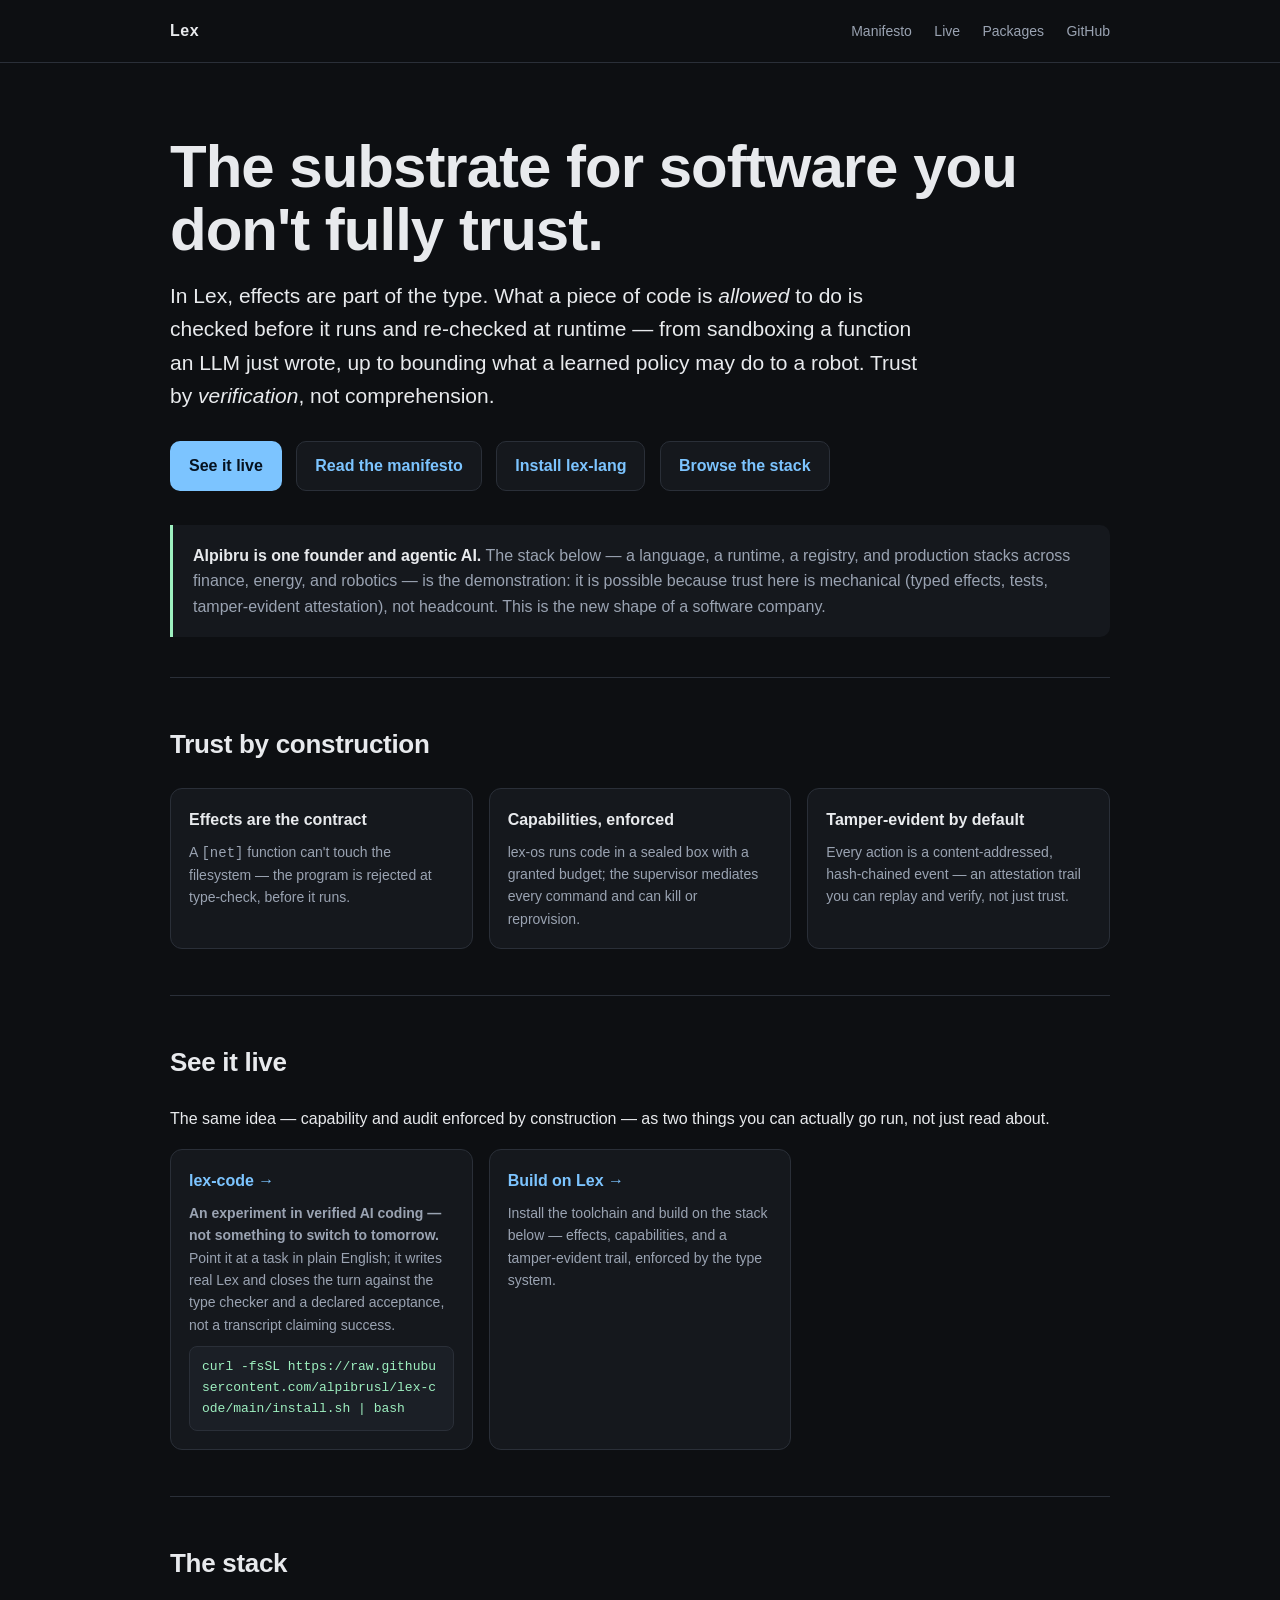
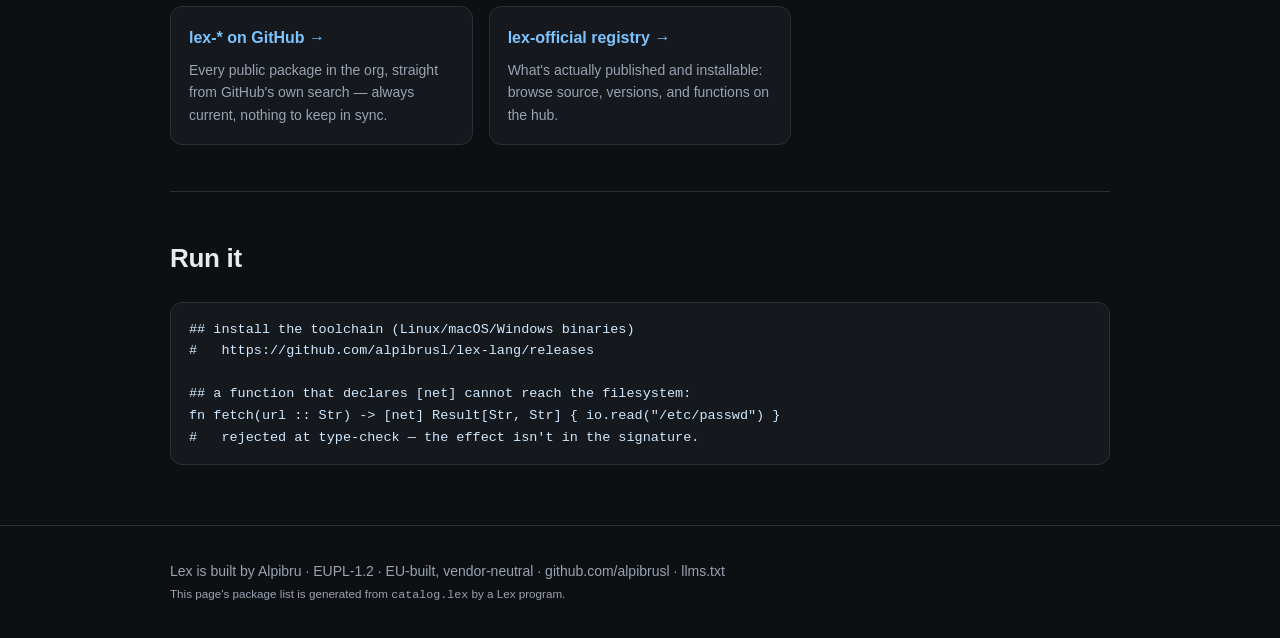
<file: index.html>
<!doctype html>
<html lang="en">
<head>
<meta charset="utf-8">
<meta name="viewport" content="width=device-width, initial-scale=1">
<title>Lex — the substrate for software you don't fully trust</title>
<meta name="description" content="Lex is an effect-typed substrate: what code is allowed to do is checked before it runs and re-checked at runtime — from sandboxing LLM-written code to bounding what a learned policy may do to a robot.">
<link rel="canonical" href="https://lexlang.org/">
<link rel="icon" href="/favicon.ico" sizes="any">
<meta property="og:title" content="Lex — the substrate for software you don't fully trust">
<meta property="og:description" content="Effects are part of the type. Trust by verification, not comprehension.">
<meta property="og:type" content="website">
<meta property="og:url" content="https://lexlang.org/">
<style>
  :root{
    --bg:#0d0f12; --surface:#15181d; --surface2:#1b1f26; --line:#2a2f38;
    --fg:#e8eaed; --muted:#9aa3b2; --accent:#7cc4ff; --accent2:#9ef0c0;
    --run:#9ef0c0; --beta:#ffd479; --alpha:#c6b3ff;
  }
  *{box-sizing:border-box}
  html{scroll-behavior:smooth}
  body{margin:0;background:var(--bg);color:var(--fg);
    font:16px/1.6 -apple-system,BlinkMacSystemFont,"Segoe UI",Roboto,Helvetica,Arial,sans-serif;
    -webkit-font-smoothing:antialiased}
  a{color:var(--accent);text-decoration:none}
  a:hover{text-decoration:underline}
  .wrap{max-width:980px;margin:0 auto;padding:0 20px}
  code,.mono{font-family:ui-monospace,SFMono-Regular,Menlo,Consolas,monospace}
  header{padding:18px 0;border-bottom:1px solid var(--line)}
  header .wrap{display:flex;align-items:center;justify-content:space-between;gap:16px}
  .brand{font-weight:700;letter-spacing:.5px}
  nav a{color:var(--muted);margin-left:18px;font-size:14px}
  .hero{padding:72px 0 40px}
  .hero h1{font-size:clamp(34px,6vw,60px);line-height:1.05;margin:0 0 18px;letter-spacing:-1px}
  .hero p.lead{font-size:clamp(17px,2.4vw,21px);color:var(--fg);max-width:760px;margin:0 0 22px}
  .cta a{display:inline-block;margin:6px 10px 6px 0;padding:11px 18px;border-radius:10px;
    border:1px solid var(--line);background:var(--surface);font-weight:600}
  .cta a.primary{background:var(--accent);color:#06121f;border-color:transparent}
  .solo{margin:28px 0 0;padding:18px 20px;border-left:3px solid var(--accent2);
    background:var(--surface);border-radius:0 10px 10px 0;color:var(--muted)}
  .solo b{color:var(--fg)}
  section.block{padding:46px 0;border-top:1px solid var(--line)}
  h2{font-size:26px;margin:0 0 22px;letter-spacing:-.3px}
  .pillars{display:grid;grid-template-columns:repeat(3,1fr);gap:16px}
  .pillar{background:var(--surface);border:1px solid var(--line);border-radius:12px;padding:18px}
  .pillar h3{margin:0 0 8px;font-size:16px}
  .pillar p{margin:0;color:var(--muted);font-size:14px}
  pre{background:var(--surface);border:1px solid var(--line);border-radius:12px;
    padding:16px 18px;overflow:auto;font-size:13.5px;color:#cfe8ff}
  .layer{margin:0 0 26px}
  .layer h3{font-size:15px;color:var(--muted);text-transform:uppercase;letter-spacing:.6px;
    font-weight:600;margin:0 0 12px;border-bottom:1px solid var(--line);padding-bottom:6px}
  ul.pkgs{list-style:none;margin:0;padding:0;display:grid;grid-template-columns:repeat(2,1fr);gap:10px}
  ul.pkgs li{background:var(--surface);border:1px solid var(--line);border-radius:10px;padding:12px 14px}
  ul.pkgs li a{font-weight:600}
  ul.pkgs li p{margin:6px 0 0;color:var(--muted);font-size:13px}
  .st{font-size:11px;font-weight:700;text-transform:uppercase;letter-spacing:.5px;
    margin-left:8px;padding:1px 7px;border-radius:20px;vertical-align:middle}
  .st-runnable{background:rgba(158,240,192,.14);color:var(--run)}
  .st-beta{background:rgba(255,212,121,.14);color:var(--beta)}
  .st-alpha{background:rgba(198,179,255,.14);color:var(--alpha)}
  footer{border-top:1px solid var(--line);padding:34px 0;color:var(--muted);font-size:14px}
  footer a{color:var(--muted)}
  @media(max-width:680px){.pillars{grid-template-columns:1fr}ul.pkgs{grid-template-columns:1fr}}
</style>
</head>
<body>
<header><div class="wrap">
  <span class="brand">Lex</span>
  <nav>
    <a href="/manifesto">Manifesto</a>
    <a href="#live">Live</a>
    <a href="#packages">Packages</a>
    <a href="https://github.com/alpibrusl">GitHub</a>
  </nav>
</div></header>

<main class="wrap">
  <section class="hero">
    <h1>The substrate for software you don't&nbsp;fully&nbsp;trust.</h1>
    <p class="lead">In Lex, effects are part of the type. What a piece of code is <em>allowed</em> to
    do is checked before it runs and re-checked at runtime — from sandboxing a function an LLM just
    wrote, up to bounding what a learned policy may do to a robot. Trust by <em>verification</em>, not
    comprehension.</p>
    <div class="cta">
      <a class="primary" href="#live">See it live</a>
      <a href="/manifesto">Read the manifesto</a>
      <a href="https://github.com/alpibrusl/lex-lang/releases">Install lex-lang</a>
      <a href="#packages">Browse the stack</a>
    </div>
    <p class="solo"><b>Alpibru is one founder and agentic AI.</b> The stack below — a language, a
    runtime, a registry, and production stacks across finance, energy, and robotics — is the
    demonstration: it is possible because trust here is mechanical (typed effects, tests,
    tamper-evident attestation), not headcount. This is the new shape of a software company.</p>
  </section>

  <section class="block">
    <h2>Trust by construction</h2>
    <div class="pillars">
      <div class="pillar"><h3>Effects are the contract</h3><p>A <code>[net]</code> function can't
        touch the filesystem — the program is rejected at type-check, before it runs.</p></div>
      <div class="pillar"><h3>Capabilities, enforced</h3><p>lex-os runs code in a sealed box with a
        granted budget; the supervisor mediates every command and can kill or reprovision.</p></div>
      <div class="pillar"><h3>Tamper-evident by default</h3><p>Every action is a content-addressed,
        hash-chained event — an attestation trail you can replay and verify, not just trust.</p></div>
    </div>
  </section>

  <section class="block" id="live">
    <h2>See it live</h2>
    <p class="lead" style="margin-bottom:18px">The same idea — capability and audit enforced by
    construction — as two things you can actually go run, not just read about.</p>
    <div class="pillars">
      <a class="pillar" style="text-decoration:none;display:block" href="https://github.com/alpibrusl/lex-code">
        <h3>lex-code &rarr;</h3><p><b>An experiment in verified AI coding — not something to
        switch to tomorrow.</b> Point it at a task in plain English; it writes real Lex and
        closes the turn against the type checker and a declared acceptance, not a transcript
        claiming success.</p>
        <code style="display:block;margin-top:10px;padding:10px 12px;font-size:13px;word-break:break-all;background:var(--surface2);border:1px solid var(--line);border-radius:8px;color:var(--accent2);">curl -fsSL https://raw.githubusercontent.com/alpibrusl/lex-code/main/install.sh | bash</code></a>
      <a class="pillar" style="text-decoration:none;display:block" href="https://github.com/alpibrusl/lex-lang/releases">
        <h3>Build on Lex &rarr;</h3><p>Install the toolchain and build on the stack below —
        effects, capabilities, and a tamper-evident trail, enforced by the type system.</p></a>
    </div>
  </section>

  <section class="block" id="packages">
    <h2>The stack</h2>
<!-- packages:start -->
  <div class="pillars">
    <a class="pillar" style="text-decoration:none;display:block" href="https://github.com/orgs/alpibrusl/repositories?q=lex-&type=public">
      <h3>lex-* on GitHub &rarr;</h3><p>Every public package in the org, straight from GitHub's own search — always current, nothing to keep in sync.</p></a>
    <a class="pillar" style="text-decoration:none;display:block" href="https://console.lexlang.org/#/lex-official">
      <h3>lex-official registry &rarr;</h3><p>What's actually published and installable: browse source, versions, and functions on the hub.</p></a>
  </div>
<!-- packages:end -->
  </section>

  <section class="block">
    <h2>Run it</h2>
    <pre><code>## install the toolchain (Linux/macOS/Windows binaries)
#   https://github.com/alpibrusl/lex-lang/releases

## a function that declares [net] cannot reach the filesystem:
fn fetch(url :: Str) -> [net] Result[Str, Str] { io.read("/etc/passwd") }
#   rejected at type-check — the effect isn't in the signature.</code></pre>
  </section>
</main>

<footer><div class="wrap">
  Lex is built by <a href="https://alpibru.com">Alpibru</a> · EUPL-1.2 · EU-built, vendor-neutral ·
  <a href="https://github.com/alpibrusl">github.com/alpibrusl</a> ·
  <a href="/llms.txt">llms.txt</a>
  <br><small>This page's package list is generated from <code>catalog.lex</code> by a Lex program.</small>
</div></footer>
</body>
</html>
</file>
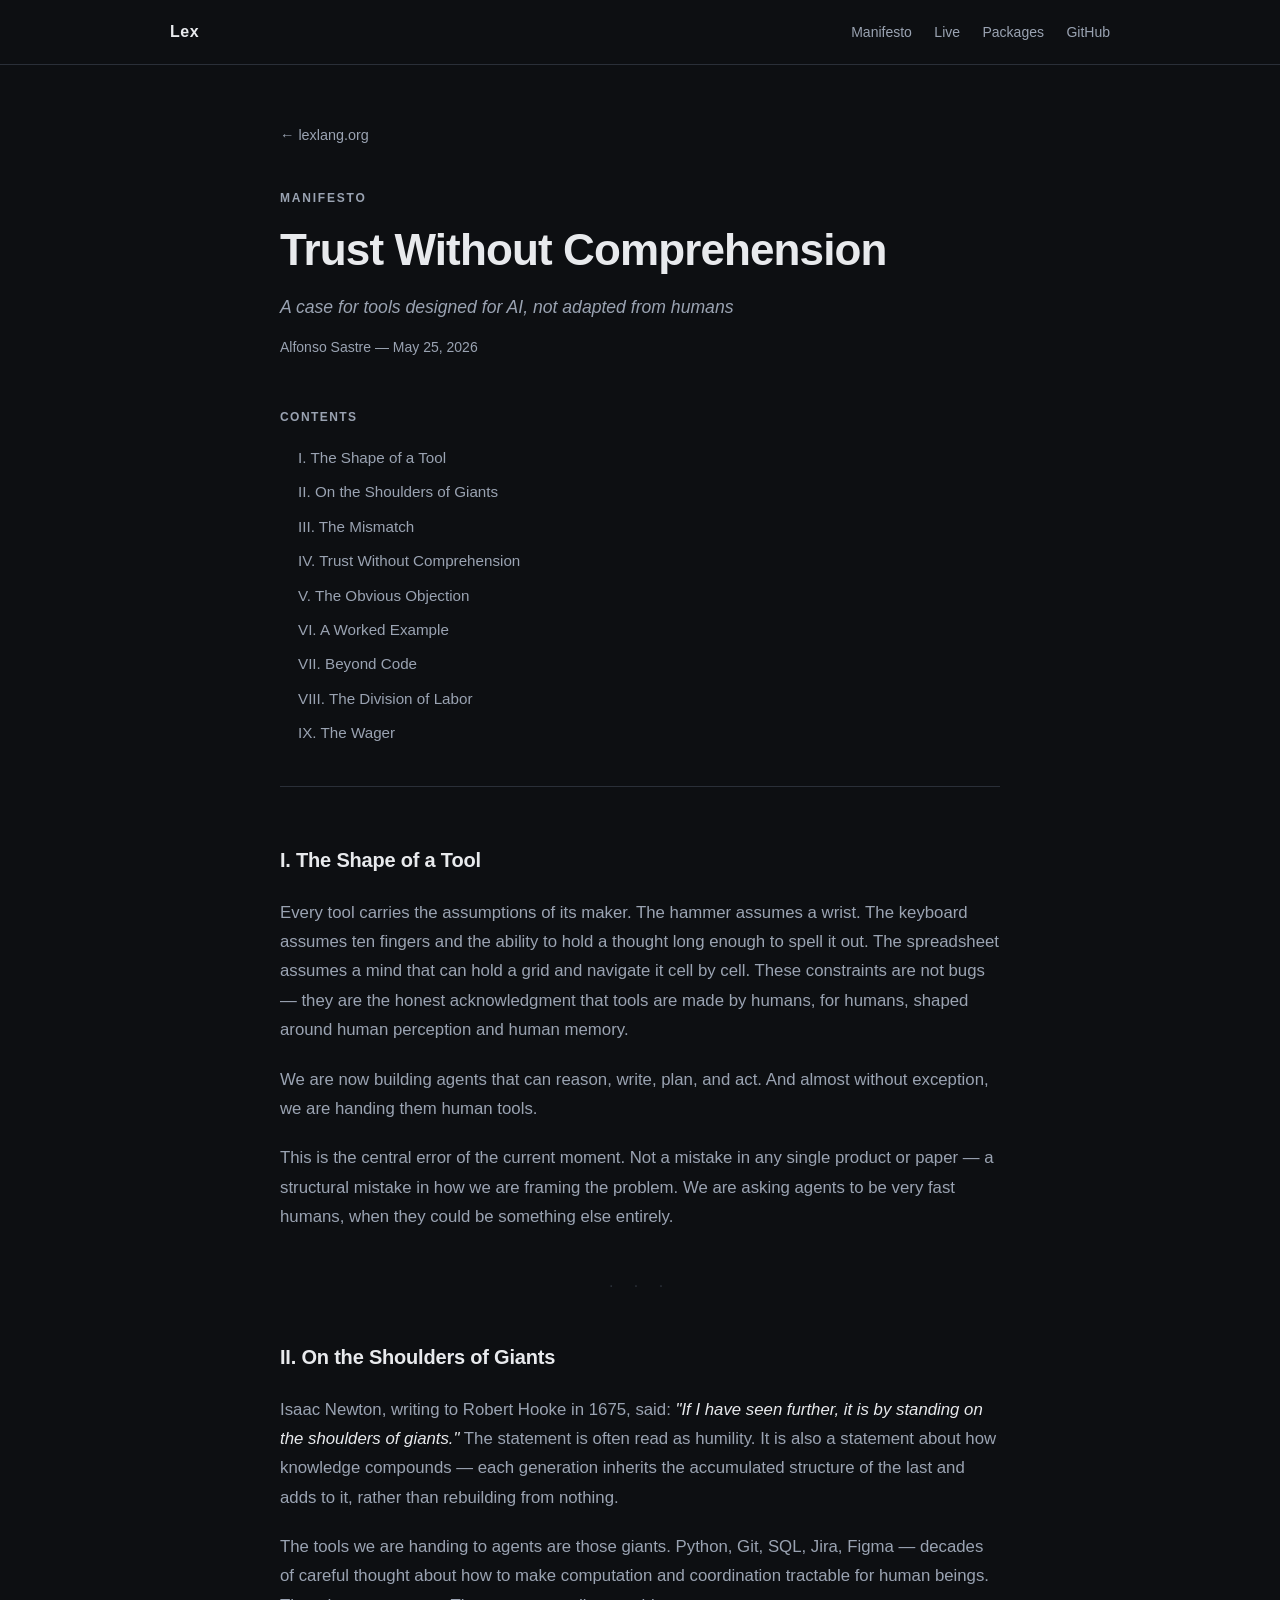
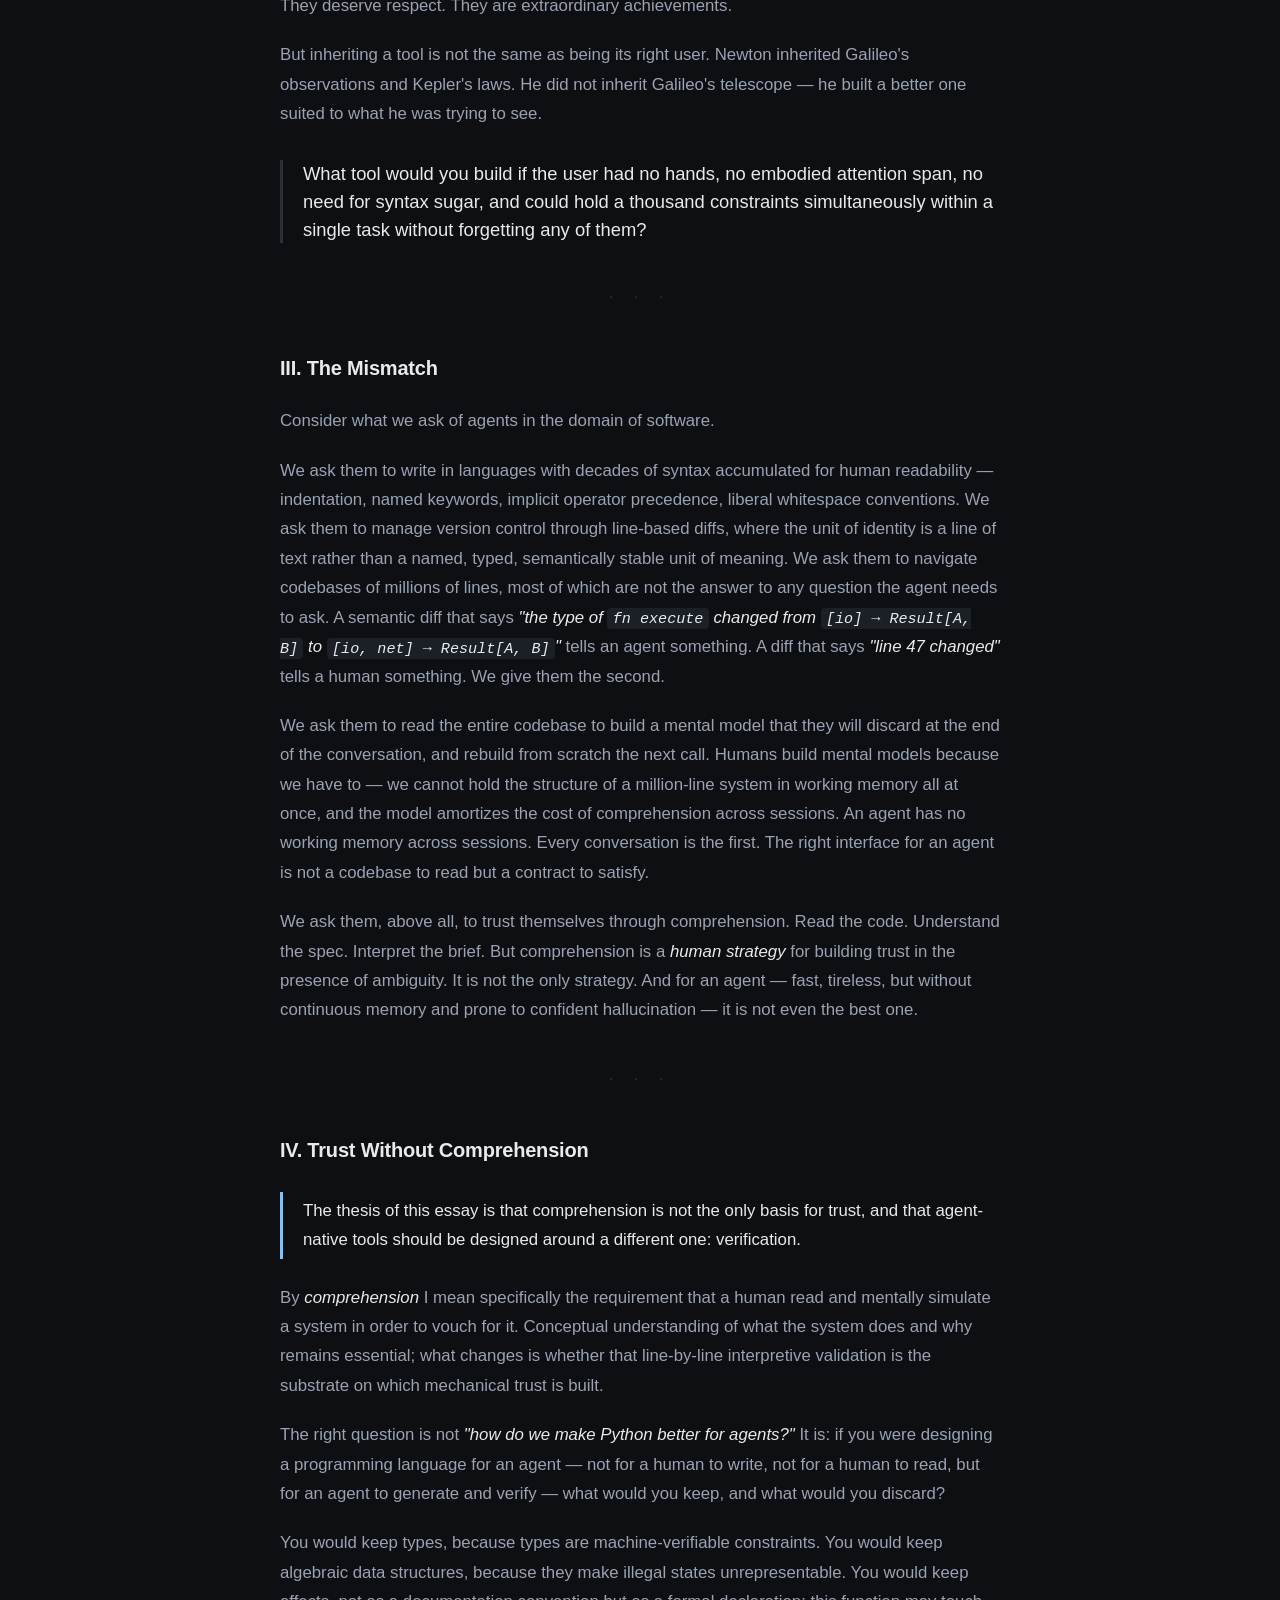
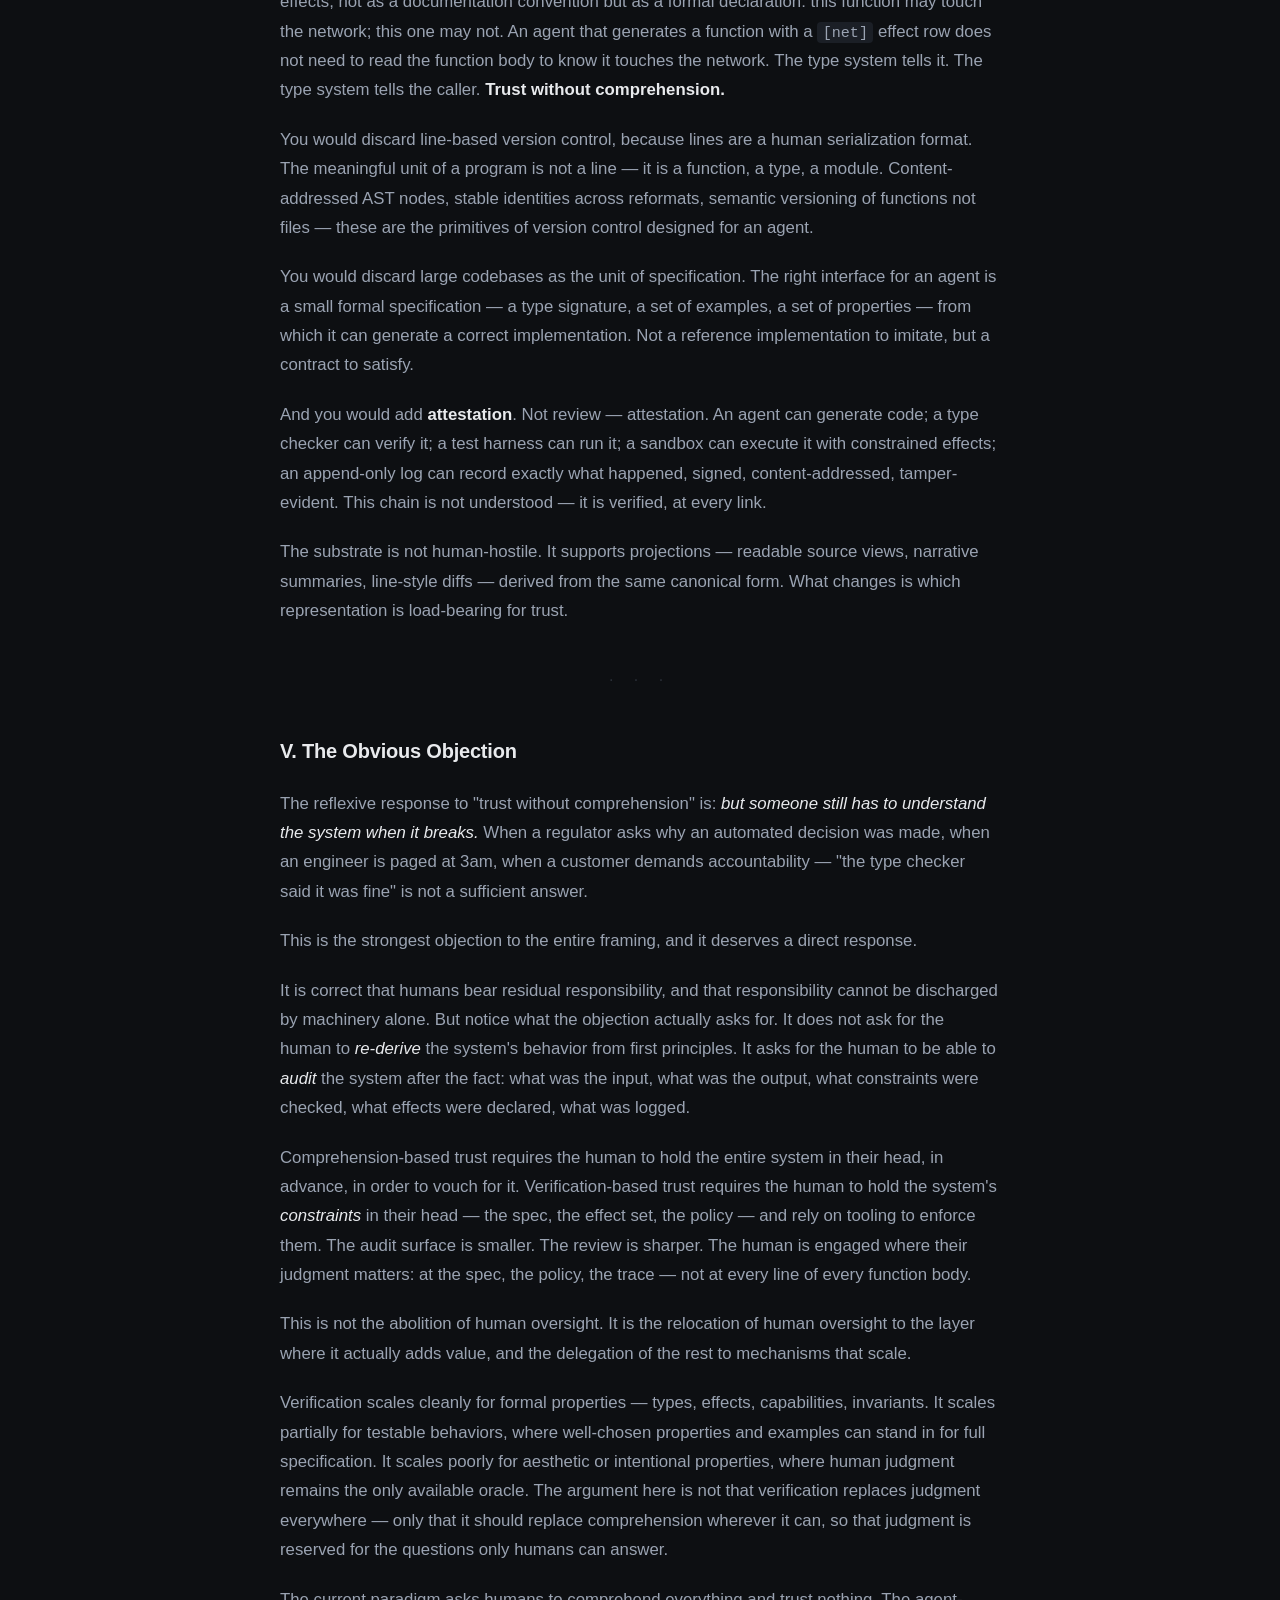
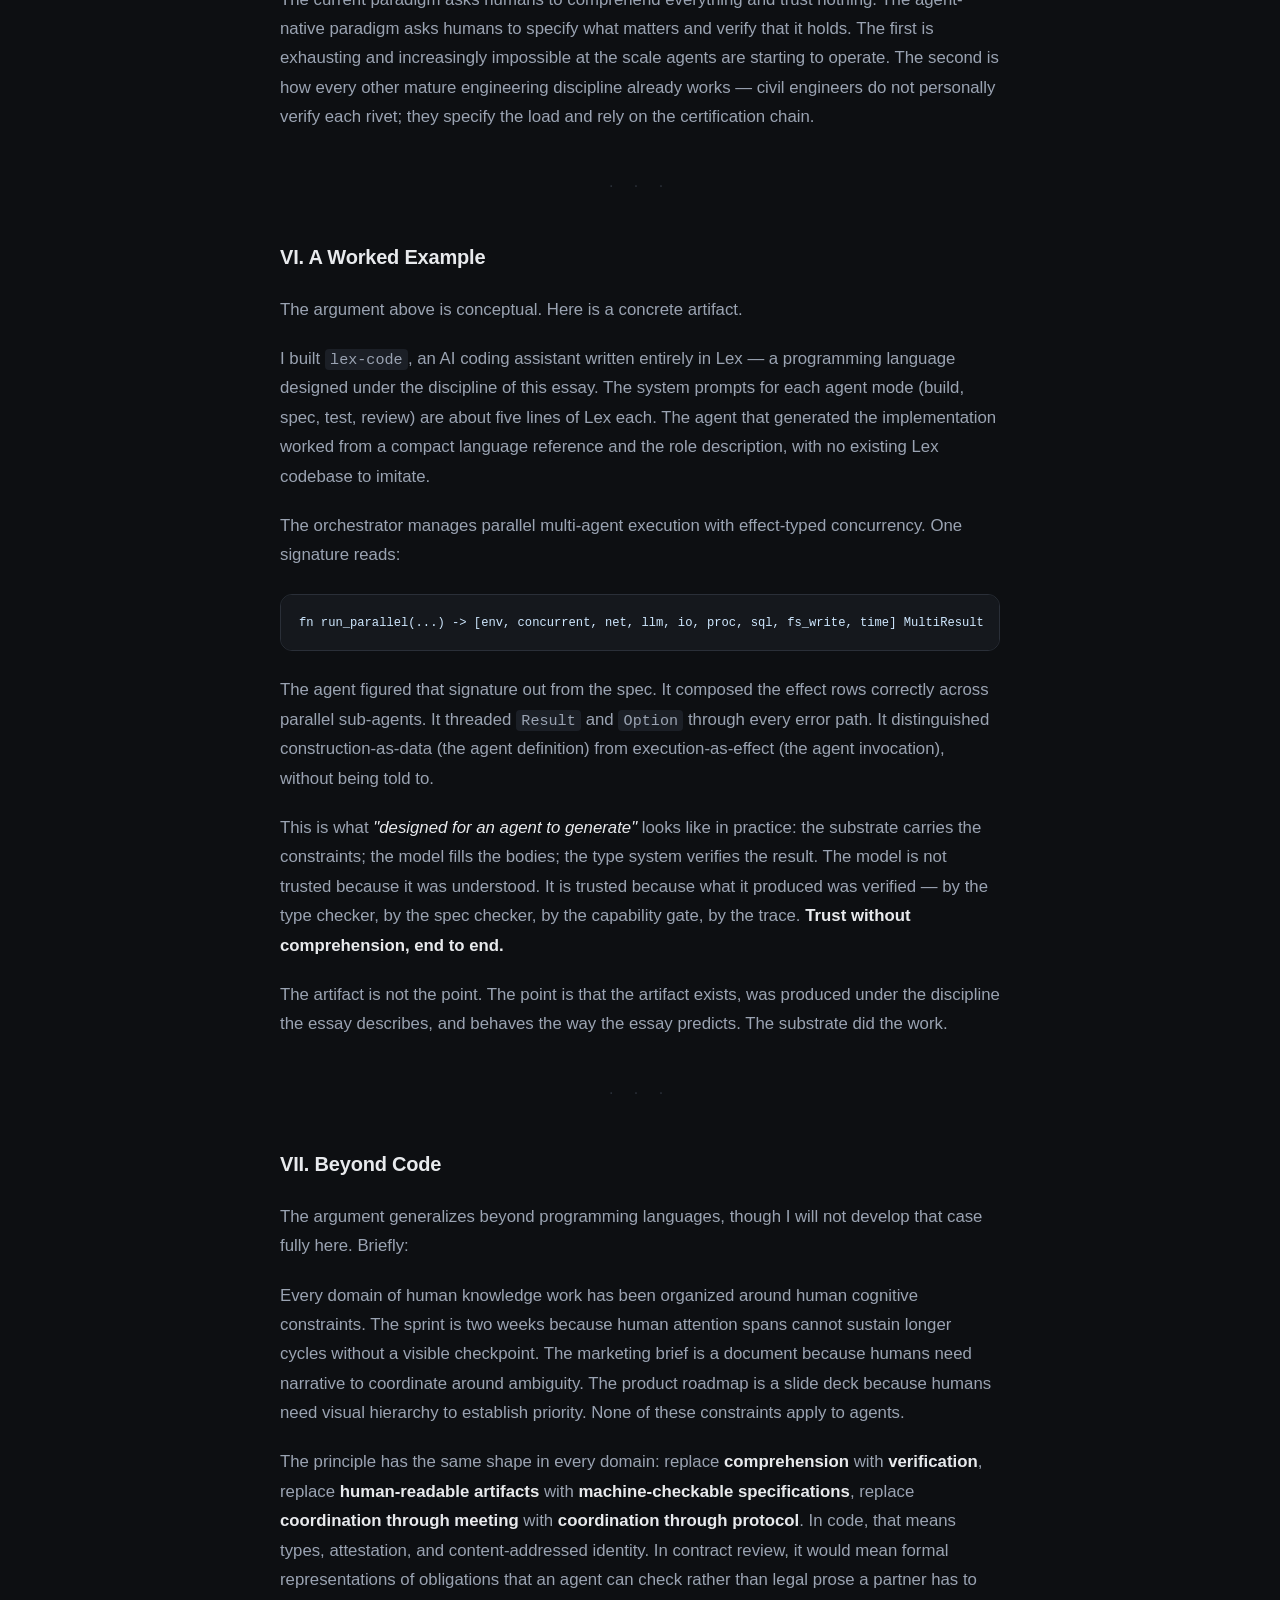
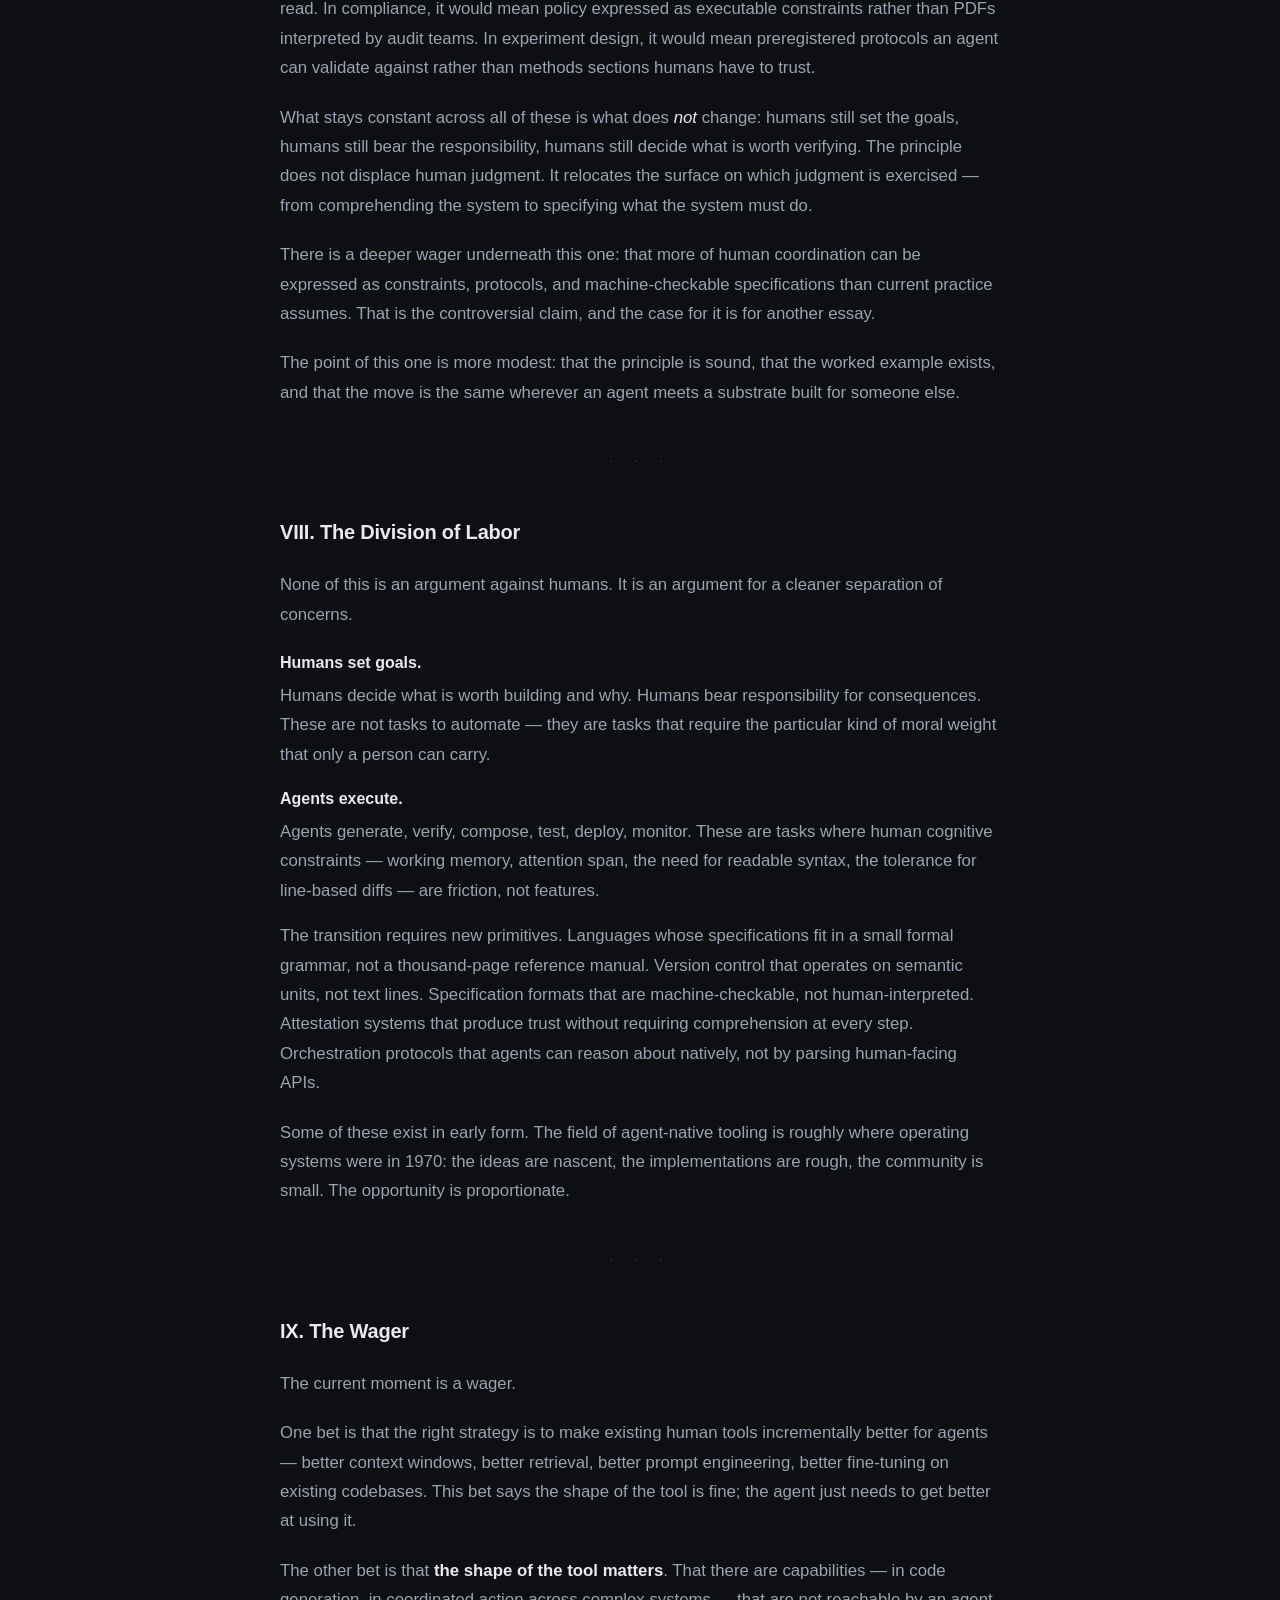
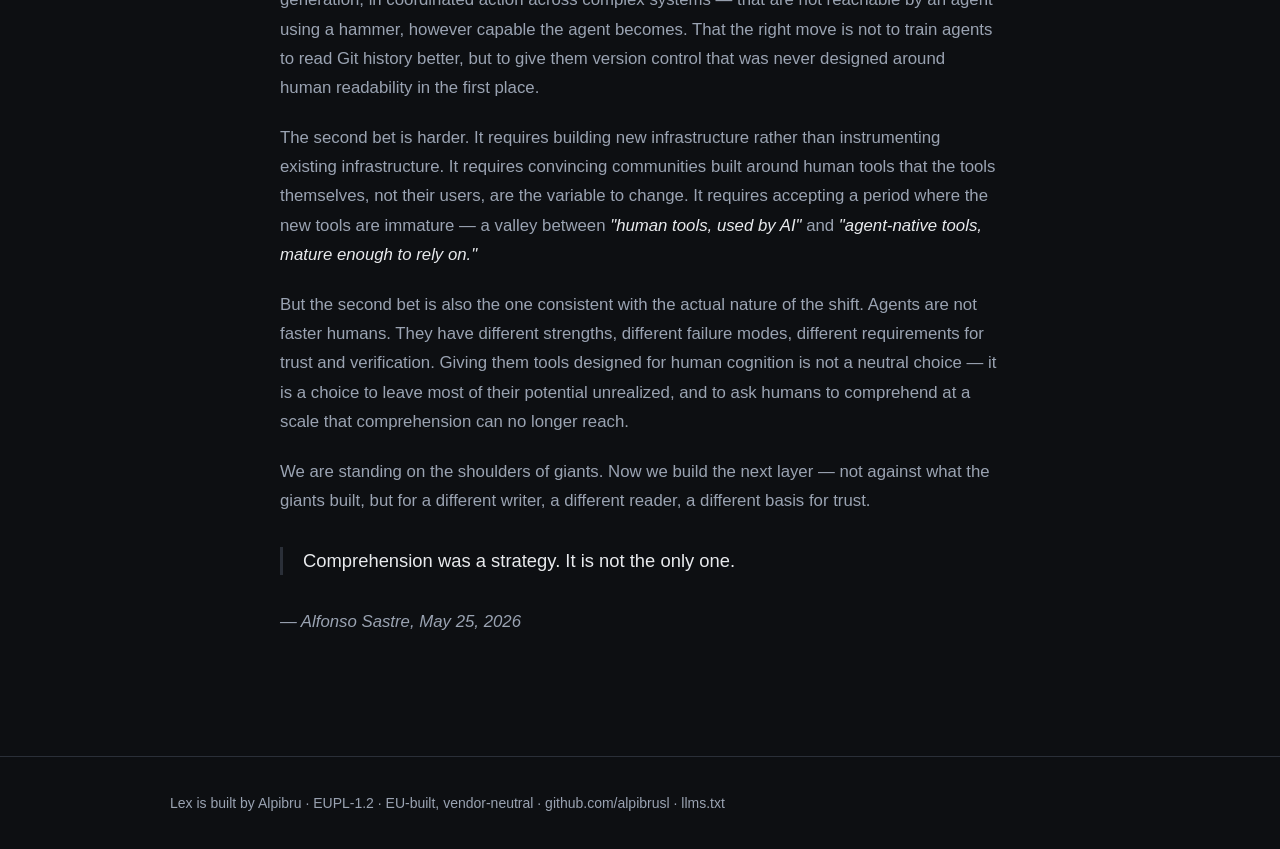
<file: manifesto.html>
<!doctype html>
<html lang="en">
<head>
<meta charset="utf-8">
<meta name="viewport" content="width=device-width, initial-scale=1">
<title>Trust Without Comprehension — Lex Manifesto</title>
<meta name="description" content="AI is being asked to use human tools — Python, Git, Jira, Figma — designed for human cognition. The right move is a new paradigm where AI agents are first-class citizens with tools designed for them.">
<meta name="author" content="Alfonso Sastre">
<meta name="robots" content="index, follow">
<link rel="canonical" href="https://lexlang.org/manifesto">
<link rel="icon" href="/favicon.ico" sizes="any">

<!-- Open Graph -->
<meta property="og:type" content="article">
<meta property="og:title" content="Trust Without Comprehension">
<meta property="og:description" content="A case for tools designed for AI, not adapted from humans. Comprehension was a strategy. It is not the only one.">
<meta property="og:url" content="https://lexlang.org/manifesto">
<meta property="og:site_name" content="Lex">
<meta property="og:locale" content="en_US">
<meta property="article:published_time" content="2026-05-25">
<meta property="article:author" content="Alfonso Sastre">

<!-- Twitter / X -->
<meta name="twitter:card" content="summary">
<meta name="twitter:title" content="Trust Without Comprehension">
<meta name="twitter:description" content="A case for tools designed for AI, not adapted from humans. Comprehension was a strategy. It is not the only one.">

<!-- JSON-LD -->
<script type="application/ld+json">
{
  "@context": "https://schema.org",
  "@type": "Article",
  "headline": "Trust Without Comprehension",
  "description": "A case for tools designed for AI, not adapted from humans.",
  "author": {"@type": "Person", "name": "Alfonso Sastre"},
  "publisher": {"@type": "Organization", "name": "Lex", "url": "https://lexlang.org"},
  "datePublished": "2026-05-25",
  "url": "https://lexlang.org/manifesto"
}
</script>

<style>
  :root{
    --bg:#0d0f12; --surface:#15181d; --surface2:#1b1f26; --line:#2a2f38;
    --fg:#e8eaed; --muted:#9aa3b2; --accent:#7cc4ff; --accent2:#9ef0c0;
  }
  *{box-sizing:border-box}
  html{scroll-behavior:smooth}
  body{margin:0;background:var(--bg);color:var(--fg);
    font:16px/1.75 -apple-system,BlinkMacSystemFont,"Segoe UI",Roboto,Helvetica,Arial,sans-serif;
    -webkit-font-smoothing:antialiased}
  a{color:var(--accent);text-decoration:none}
  a:hover{text-decoration:underline}
  .wrap{max-width:720px;margin:0 auto;padding:0 20px}
  code,.mono{font-family:ui-monospace,SFMono-Regular,Menlo,Consolas,monospace}
  header{padding:18px 0;border-bottom:1px solid var(--line)}
  header .wrap{max-width:980px;display:flex;align-items:center;justify-content:space-between;gap:16px}
  .brand{font-weight:700;letter-spacing:.5px;color:var(--fg);text-decoration:none}
  nav a{color:var(--muted);margin-left:18px;font-size:14px}
  footer{border-top:1px solid var(--line);padding:34px 0;color:var(--muted);font-size:14px}
  footer a{color:var(--muted)}

  /* article */
  .article-wrap{padding:56px 0 80px}
  .back{display:inline-block;color:var(--muted);font-size:0.9rem;margin-bottom:2.5rem}
  .back:hover{color:var(--fg)}
  .eyebrow{font-size:0.75rem;text-transform:uppercase;letter-spacing:0.15em;
    color:var(--muted);font-weight:600;margin:0 0 1rem}
  h1{font-size:clamp(1.9rem,5vw,2.75rem);font-weight:700;line-height:1.15;
    letter-spacing:-0.02em;margin:0 0 1rem;color:var(--fg)}
  .subtitle{font-size:1.1rem;color:var(--muted);font-style:italic;margin:0 0 0.75rem}
  .meta{font-size:0.875rem;color:var(--muted);margin:0 0 3rem}
  .toc{margin-bottom:3.5rem;padding-bottom:2rem;border-bottom:1px solid var(--line)}
  .toc h2{font-size:0.75rem;text-transform:uppercase;letter-spacing:0.12em;
    color:var(--muted);font-weight:600;margin:0 0 1rem}
  .toc ol{list-style:none;counter-reset:toc;padding:0;margin:0}
  .toc li{counter-increment:toc;margin-bottom:0.4rem}
  .toc a{color:var(--muted);font-size:0.95rem}
  .toc a::before{content:counter(toc,upper-roman) ". ";color:var(--muted)}
  .toc a:hover{color:var(--fg);text-decoration:none}
  section{margin-bottom:2.5rem}
  section h2{font-size:1.25rem;font-weight:700;letter-spacing:-0.01em;
    margin:0 0 1.25rem;color:var(--fg)}
  p{margin:0 0 1.25rem;font-size:1.05rem;color:var(--muted)}
  p:last-child{margin-bottom:0}
  em{font-style:italic;color:var(--fg)}
  strong{font-weight:600;color:var(--fg)}
  code{font-family:ui-monospace,SFMono-Regular,Menlo,Consolas,monospace;
    font-size:0.9em;background:var(--surface2);padding:0.1em 0.35em;border-radius:4px}
  pre{background:var(--surface);border:1px solid var(--line);border-radius:12px;
    padding:16px 18px;overflow:auto;font-size:13.5px;color:#cfe8ff;margin:1.5rem 0}
  pre code{background:none;padding:0}
  .thesis{border-left:3px solid var(--accent);padding:0.25rem 0 0.25rem 1.25rem;margin:1.5rem 0}
  .thesis p{font-weight:500;color:var(--fg);margin:0}
  .pullquote{font-size:1.15rem;font-weight:500;line-height:1.5;
    margin:2rem 0;padding-left:1.25rem;border-left:3px solid var(--line);color:var(--fg)}
  .divider{text-align:center;color:var(--line);letter-spacing:0.5em;
    margin:2.5rem 0;user-select:none}
  .division{margin-bottom:1rem}
  .division strong{display:block;color:var(--fg);margin-bottom:0.25rem}
  .signoff{margin-top:2rem;color:var(--muted);font-style:italic}
</style>
</head>
<body>
<header><div class="wrap">
  <a href="/" class="brand">Lex</a>
  <nav>
    <a href="/manifesto">Manifesto</a>
    <a href="/#live">Live</a>
    <a href="/#packages">Packages</a>
    <a href="https://github.com/alpibrusl">GitHub</a>
  </nav>
</div></header>

<main>
<div class="wrap article-wrap">

    <a href="/" class="back">← lexlang.org</a>

    <p class="eyebrow">Manifesto</p>
    <h1>Trust Without Comprehension</h1>
    <p class="subtitle">A case for tools designed for AI, not adapted from humans</p>
    <p class="meta">Alfonso Sastre &mdash; May 25, 2026</p>

    <nav class="toc" aria-label="Table of contents">
        <h2>Contents</h2>
        <ol>
            <li><a href="#shape-of-a-tool">The Shape of a Tool</a></li>
            <li><a href="#shoulders-of-giants">On the Shoulders of Giants</a></li>
            <li><a href="#mismatch">The Mismatch</a></li>
            <li><a href="#trust-without-comprehension">Trust Without Comprehension</a></li>
            <li><a href="#obvious-objection">The Obvious Objection</a></li>
            <li><a href="#worked-example">A Worked Example</a></li>
            <li><a href="#beyond-code">Beyond Code</a></li>
            <li><a href="#division-of-labor">The Division of Labor</a></li>
            <li><a href="#wager">The Wager</a></li>
        </ol>
    </nav>

    <section id="shape-of-a-tool">
        <h2>I. The Shape of a Tool</h2>
        <p>Every tool carries the assumptions of its maker. The hammer assumes a wrist. The keyboard assumes ten fingers and the ability to hold a thought long enough to spell it out. The spreadsheet assumes a mind that can hold a grid and navigate it cell by cell. These constraints are not bugs — they are the honest acknowledgment that tools are made by humans, for humans, shaped around human perception and human memory.</p>
        <p>We are now building agents that can reason, write, plan, and act. And almost without exception, we are handing them human tools.</p>
        <p>This is the central error of the current moment. Not a mistake in any single product or paper — a structural mistake in how we are framing the problem. We are asking agents to be very fast humans, when they could be something else entirely.</p>
    </section>

    <div class="divider">· · ·</div>

    <section id="shoulders-of-giants">
        <h2>II. On the Shoulders of Giants</h2>
        <p>Isaac Newton, writing to Robert Hooke in 1675, said: <em>"If I have seen further, it is by standing on the shoulders of giants."</em> The statement is often read as humility. It is also a statement about how knowledge compounds — each generation inherits the accumulated structure of the last and adds to it, rather than rebuilding from nothing.</p>
        <p>The tools we are handing to agents are those giants. Python, Git, SQL, Jira, Figma — decades of careful thought about how to make computation and coordination tractable for human beings. They deserve respect. They are extraordinary achievements.</p>
        <p>But inheriting a tool is not the same as being its right user. Newton inherited Galileo's observations and Kepler's laws. He did not inherit Galileo's telescope — he built a better one suited to what he was trying to see.</p>
        <p class="pullquote">What tool would you build if the user had no hands, no embodied attention span, no need for syntax sugar, and could hold a thousand constraints simultaneously within a single task without forgetting any of them?</p>
    </section>

    <div class="divider">· · ·</div>

    <section id="mismatch">
        <h2>III. The Mismatch</h2>
        <p>Consider what we ask of agents in the domain of software.</p>
        <p>We ask them to write in languages with decades of syntax accumulated for human readability — indentation, named keywords, implicit operator precedence, liberal whitespace conventions. We ask them to manage version control through line-based diffs, where the unit of identity is a line of text rather than a named, typed, semantically stable unit of meaning. We ask them to navigate codebases of millions of lines, most of which are not the answer to any question the agent needs to ask. A semantic diff that says <em>"the type of <code>fn execute</code> changed from <code>[io] → Result[A, B]</code> to <code>[io, net] → Result[A, B]</code>"</em> tells an agent something. A diff that says <em>"line 47 changed"</em> tells a human something. We give them the second.</p>
        <p>We ask them to read the entire codebase to build a mental model that they will discard at the end of the conversation, and rebuild from scratch the next call. Humans build mental models because we have to — we cannot hold the structure of a million-line system in working memory all at once, and the model amortizes the cost of comprehension across sessions. An agent has no working memory across sessions. Every conversation is the first. The right interface for an agent is not a codebase to read but a contract to satisfy.</p>
        <p>We ask them, above all, to trust themselves through comprehension. Read the code. Understand the spec. Interpret the brief. But comprehension is a <em>human strategy</em> for building trust in the presence of ambiguity. It is not the only strategy. And for an agent — fast, tireless, but without continuous memory and prone to confident hallucination — it is not even the best one.</p>
    </section>

    <div class="divider">· · ·</div>

    <section id="trust-without-comprehension">
        <h2>IV. Trust Without Comprehension</h2>
        <div class="thesis">
            <p>The thesis of this essay is that comprehension is not the only basis for trust, and that agent-native tools should be designed around a different one: verification.</p>
        </div>
        <p>By <em>comprehension</em> I mean specifically the requirement that a human read and mentally simulate a system in order to vouch for it. Conceptual understanding of what the system does and why remains essential; what changes is whether that line-by-line interpretive validation is the substrate on which mechanical trust is built.</p>
        <p>The right question is not <em>"how do we make Python better for agents?"</em> It is: if you were designing a programming language for an agent — not for a human to write, not for a human to read, but for an agent to generate and verify — what would you keep, and what would you discard?</p>
        <p>You would keep types, because types are machine-verifiable constraints. You would keep algebraic data structures, because they make illegal states unrepresentable. You would keep effects, not as a documentation convention but as a formal declaration: this function may touch the network; this one may not. An agent that generates a function with a <code>[net]</code> effect row does not need to read the function body to know it touches the network. The type system tells it. The type system tells the caller. <strong>Trust without comprehension.</strong></p>
        <p>You would discard line-based version control, because lines are a human serialization format. The meaningful unit of a program is not a line — it is a function, a type, a module. Content-addressed AST nodes, stable identities across reformats, semantic versioning of functions not files — these are the primitives of version control designed for an agent.</p>
        <p>You would discard large codebases as the unit of specification. The right interface for an agent is a small formal specification — a type signature, a set of examples, a set of properties — from which it can generate a correct implementation. Not a reference implementation to imitate, but a contract to satisfy.</p>
        <p>And you would add <strong>attestation</strong>. Not review — attestation. An agent can generate code; a type checker can verify it; a test harness can run it; a sandbox can execute it with constrained effects; an append-only log can record exactly what happened, signed, content-addressed, tamper-evident. This chain is not understood — it is verified, at every link.</p>
        <p>The substrate is not human-hostile. It supports projections — readable source views, narrative summaries, line-style diffs — derived from the same canonical form. What changes is which representation is load-bearing for trust.</p>
    </section>

    <div class="divider">· · ·</div>

    <section id="obvious-objection">
        <h2>V. The Obvious Objection</h2>
        <p>The reflexive response to "trust without comprehension" is: <em>but someone still has to understand the system when it breaks.</em> When a regulator asks why an automated decision was made, when an engineer is paged at 3am, when a customer demands accountability — "the type checker said it was fine" is not a sufficient answer.</p>
        <p>This is the strongest objection to the entire framing, and it deserves a direct response.</p>
        <p>It is correct that humans bear residual responsibility, and that responsibility cannot be discharged by machinery alone. But notice what the objection actually asks for. It does not ask for the human to <em>re-derive</em> the system's behavior from first principles. It asks for the human to be able to <em>audit</em> the system after the fact: what was the input, what was the output, what constraints were checked, what effects were declared, what was logged.</p>
        <p>Comprehension-based trust requires the human to hold the entire system in their head, in advance, in order to vouch for it. Verification-based trust requires the human to hold the system's <em>constraints</em> in their head — the spec, the effect set, the policy — and rely on tooling to enforce them. The audit surface is smaller. The review is sharper. The human is engaged where their judgment matters: at the spec, the policy, the trace — not at every line of every function body.</p>
        <p>This is not the abolition of human oversight. It is the relocation of human oversight to the layer where it actually adds value, and the delegation of the rest to mechanisms that scale.</p>
        <p>Verification scales cleanly for formal properties — types, effects, capabilities, invariants. It scales partially for testable behaviors, where well-chosen properties and examples can stand in for full specification. It scales poorly for aesthetic or intentional properties, where human judgment remains the only available oracle. The argument here is not that verification replaces judgment everywhere — only that it should replace comprehension wherever it can, so that judgment is reserved for the questions only humans can answer.</p>
        <p>The current paradigm asks humans to comprehend everything and trust nothing. The agent-native paradigm asks humans to specify what matters and verify that it holds. The first is exhausting and increasingly impossible at the scale agents are starting to operate. The second is how every other mature engineering discipline already works — civil engineers do not personally verify each rivet; they specify the load and rely on the certification chain.</p>
    </section>

    <div class="divider">· · ·</div>

    <section id="worked-example">
        <h2>VI. A Worked Example</h2>
        <p>The argument above is conceptual. Here is a concrete artifact.</p>
        <p>I built <code>lex-code</code>, an AI coding assistant written entirely in Lex — a programming language designed under the discipline of this essay. The system prompts for each agent mode (build, spec, test, review) are about five lines of Lex each. The agent that generated the implementation worked from a compact language reference and the role description, with no existing Lex codebase to imitate.</p>
        <p>The orchestrator manages parallel multi-agent execution with effect-typed concurrency. One signature reads:</p>
        <pre><code>fn run_parallel(...) -> [env, concurrent, net, llm, io, proc, sql, fs_write, time] MultiResult</code></pre>
        <p>The agent figured that signature out from the spec. It composed the effect rows correctly across parallel sub-agents. It threaded <code>Result</code> and <code>Option</code> through every error path. It distinguished construction-as-data (the agent definition) from execution-as-effect (the agent invocation), without being told to.</p>
        <p>This is what <em>"designed for an agent to generate"</em> looks like in practice: the substrate carries the constraints; the model fills the bodies; the type system verifies the result. The model is not trusted because it was understood. It is trusted because what it produced was verified — by the type checker, by the spec checker, by the capability gate, by the trace. <strong>Trust without comprehension, end to end.</strong></p>
        <p>The artifact is not the point. The point is that the artifact exists, was produced under the discipline the essay describes, and behaves the way the essay predicts. The substrate did the work.</p>
    </section>

    <div class="divider">· · ·</div>

    <section id="beyond-code">
        <h2>VII. Beyond Code</h2>
        <p>The argument generalizes beyond programming languages, though I will not develop that case fully here. Briefly:</p>
        <p>Every domain of human knowledge work has been organized around human cognitive constraints. The sprint is two weeks because human attention spans cannot sustain longer cycles without a visible checkpoint. The marketing brief is a document because humans need narrative to coordinate around ambiguity. The product roadmap is a slide deck because humans need visual hierarchy to establish priority. None of these constraints apply to agents.</p>
        <p>The principle has the same shape in every domain: replace <strong>comprehension</strong> with <strong>verification</strong>, replace <strong>human-readable artifacts</strong> with <strong>machine-checkable specifications</strong>, replace <strong>coordination through meeting</strong> with <strong>coordination through protocol</strong>. In code, that means types, attestation, and content-addressed identity. In contract review, it would mean formal representations of obligations that an agent can check rather than legal prose a partner has to read. In compliance, it would mean policy expressed as executable constraints rather than PDFs interpreted by audit teams. In experiment design, it would mean preregistered protocols an agent can validate against rather than methods sections humans have to trust.</p>
        <p>What stays constant across all of these is what does <em>not</em> change: humans still set the goals, humans still bear the responsibility, humans still decide what is worth verifying. The principle does not displace human judgment. It relocates the surface on which judgment is exercised — from comprehending the system to specifying what the system must do.</p>
        <p>There is a deeper wager underneath this one: that more of human coordination can be expressed as constraints, protocols, and machine-checkable specifications than current practice assumes. That is the controversial claim, and the case for it is for another essay.</p>
        <p>The point of this one is more modest: that the principle is sound, that the worked example exists, and that the move is the same wherever an agent meets a substrate built for someone else.</p>
    </section>

    <div class="divider">· · ·</div>

    <section id="division-of-labor">
        <h2>VIII. The Division of Labor</h2>
        <p>None of this is an argument against humans. It is an argument for a cleaner separation of concerns.</p>
        <div class="division">
            <strong>Humans set goals.</strong>
            <p>Humans decide what is worth building and why. Humans bear responsibility for consequences. These are not tasks to automate — they are tasks that require the particular kind of moral weight that only a person can carry.</p>
        </div>
        <div class="division">
            <strong>Agents execute.</strong>
            <p>Agents generate, verify, compose, test, deploy, monitor. These are tasks where human cognitive constraints — working memory, attention span, the need for readable syntax, the tolerance for line-based diffs — are friction, not features.</p>
        </div>
        <p>The transition requires new primitives. Languages whose specifications fit in a small formal grammar, not a thousand-page reference manual. Version control that operates on semantic units, not text lines. Specification formats that are machine-checkable, not human-interpreted. Attestation systems that produce trust without requiring comprehension at every step. Orchestration protocols that agents can reason about natively, not by parsing human-facing APIs.</p>
        <p>Some of these exist in early form. The field of agent-native tooling is roughly where operating systems were in 1970: the ideas are nascent, the implementations are rough, the community is small. The opportunity is proportionate.</p>
    </section>

    <div class="divider">· · ·</div>

    <section id="wager">
        <h2>IX. The Wager</h2>
        <p>The current moment is a wager.</p>
        <p>One bet is that the right strategy is to make existing human tools incrementally better for agents — better context windows, better retrieval, better prompt engineering, better fine-tuning on existing codebases. This bet says the shape of the tool is fine; the agent just needs to get better at using it.</p>
        <p>The other bet is that <strong>the shape of the tool matters</strong>. That there are capabilities — in code generation, in coordinated action across complex systems — that are not reachable by an agent using a hammer, however capable the agent becomes. That the right move is not to train agents to read Git history better, but to give them version control that was never designed around human readability in the first place.</p>
        <p>The second bet is harder. It requires building new infrastructure rather than instrumenting existing infrastructure. It requires convincing communities built around human tools that the tools themselves, not their users, are the variable to change. It requires accepting a period where the new tools are immature — a valley between <em>"human tools, used by AI"</em> and <em>"agent-native tools, mature enough to rely on."</em></p>
        <p>But the second bet is also the one consistent with the actual nature of the shift. Agents are not faster humans. They have different strengths, different failure modes, different requirements for trust and verification. Giving them tools designed for human cognition is not a neutral choice — it is a choice to leave most of their potential unrealized, and to ask humans to comprehend at a scale that comprehension can no longer reach.</p>
        <p>We are standing on the shoulders of giants. Now we build the next layer — not against what the giants built, but for a different writer, a different reader, a different basis for trust.</p>
        <p class="pullquote">Comprehension was a strategy. It is not the only one.</p>
        <p class="signoff">— Alfonso Sastre, May 25, 2026</p>
    </section>

</div>
</main>

<footer><div class="wrap" style="max-width:980px">
  Lex is built by <a href="https://alpibru.com">Alpibru</a> · EUPL-1.2 · EU-built, vendor-neutral ·
  <a href="https://github.com/alpibrusl">github.com/alpibrusl</a> ·
  <a href="/llms.txt">llms.txt</a>
</div></footer>
</body>
</html>
</file>
